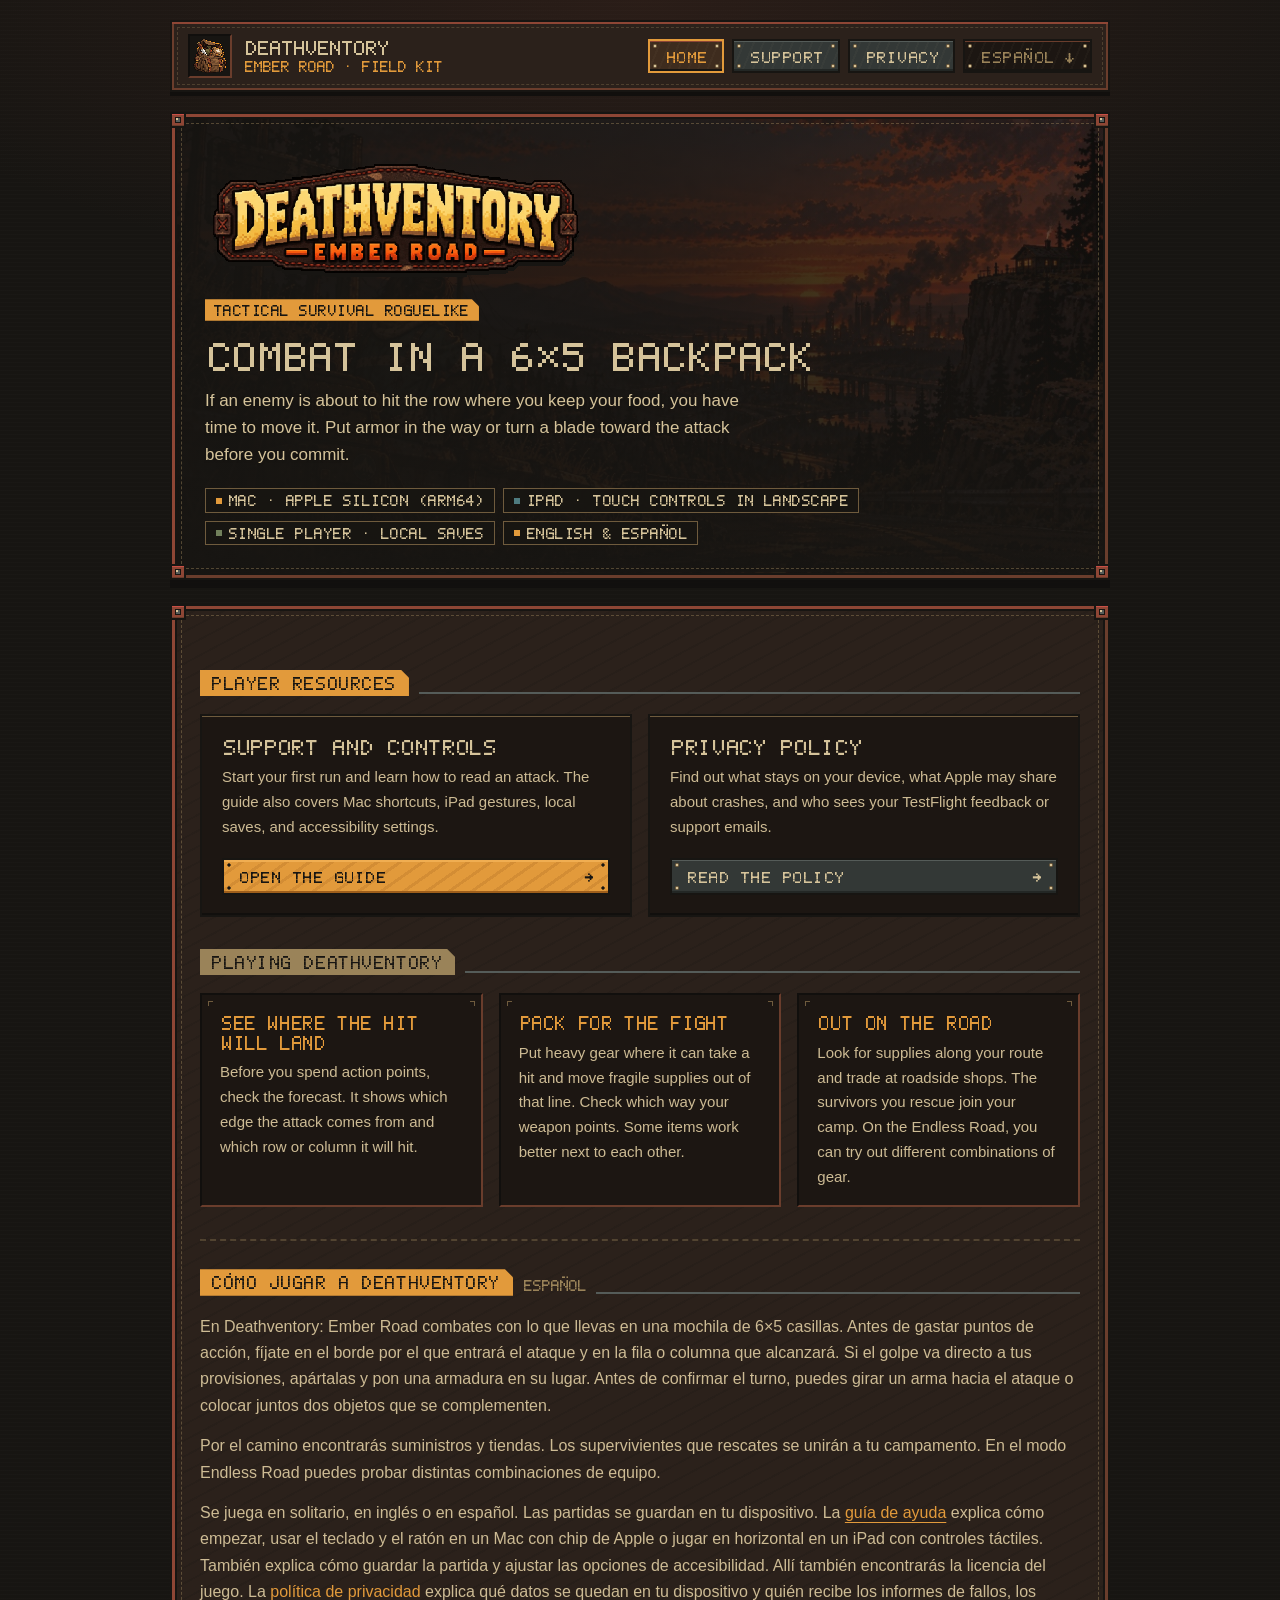
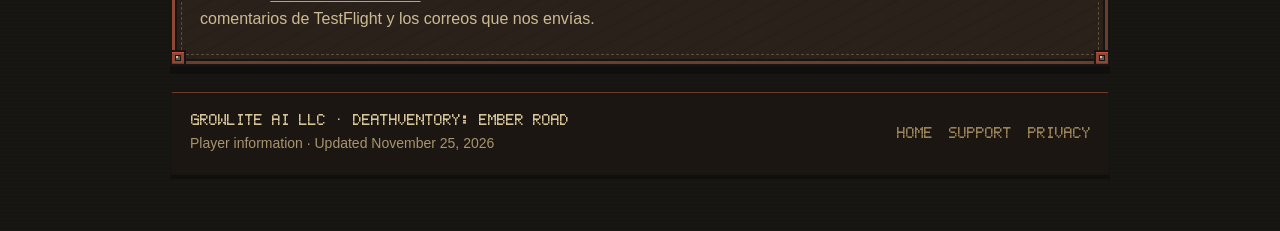
<file: index.html>
<!doctype html>
<html lang="en">
<head>
  <meta charset="utf-8">
  <meta name="viewport" content="width=device-width,initial-scale=1">
  <meta name="robots" content="noindex,nofollow">
  <meta name="description" content="How to play Deathventory: Ember Road, get help on Mac or iPad, and find out what happens to your game data.">
  <meta name="theme-color" content="#171512">
  <title>Deathventory: Ember Road · Player Field Kit</title>
  <link rel="icon" type="image/png" href="./assets/favicon.png">
  <link rel="stylesheet" href="./styles.css">
</head>
<body>
  <div class="shell">
    <header class="topbar">
      <a class="brand" href="./">
        <span class="brand-icon-slot">
          <img class="pixel-art" src="./assets/app-icon.png" width="36" height="36" alt="">
        </span>
        <span class="brand-copy">
          <span class="brand-title">Deathventory</span>
          <span class="brand-sub">Ember Road · Field Kit</span>
        </span>
      </a>
      <nav class="site-nav" aria-label="Main navigation">
        <a class="nav-plate" href="./" aria-current="page">Home</a>
        <a class="nav-plate" href="./support/">Support</a>
        <a class="nav-plate" href="./privacy/">Privacy</a>
        <a class="nav-plate nav-lang" href="#es">Español ↓</a>
      </nav>
    </header>

    <main>
      <section class="leather-panel hero-panel" aria-labelledby="hero-heading">
        <span class="corner-guards" aria-hidden="true"></span>
        <span class="guard-bl" aria-hidden="true"></span>
        <span class="guard-br" aria-hidden="true"></span>
        <div class="hero-art">
          <img class="hero-logo pixel-art" src="./assets/title-logo.png" width="520" height="176" alt="Deathventory: Ember Road">
          <p class="eyebrow">Tactical survival roguelike</p>
          <h1 id="hero-heading">Combat in a 6×5 backpack</h1>
          <p class="hero-lead">
            If an enemy is about to hit the row where you keep your food, you have time to move it. Put armor in the way or turn a blade toward the attack before you commit.
          </p>
          <div class="chip-row" aria-label="Edition details">
            <span class="status-chip"><span class="dot" aria-hidden="true"></span>Mac · Apple silicon (arm64)</span>
            <span class="status-chip teal"><span class="dot" aria-hidden="true"></span>iPad · Touch controls in landscape</span>
            <span class="status-chip sage"><span class="dot" aria-hidden="true"></span>Single player · Local saves</span>
            <span class="status-chip"><span class="dot" aria-hidden="true"></span>English &amp; Español</span>
          </div>
        </div>
      </section>

      <section class="leather-panel" aria-labelledby="hub-heading">
        <span class="corner-guards" aria-hidden="true"></span>
        <span class="guard-bl" aria-hidden="true"></span>
        <span class="guard-br" aria-hidden="true"></span>

        <div class="section-bar">
          <h2 class="section-tab ember" id="hub-heading">Player resources</h2>
          <span class="section-rule" aria-hidden="true"></span>
        </div>

        <div class="pack-grid">
          <a class="action-card" href="./support/">
            <div>
              <h3>Support and controls</h3>
              <p>
                Start your first run and learn how to read an attack. The guide also covers Mac shortcuts, iPad gestures, local saves, and accessibility settings.
              </p>
            </div>
            <span class="cta-plate">
              <span>Open the guide</span>
              <span aria-hidden="true">→</span>
            </span>
          </a>

          <a class="action-card" href="./privacy/">
            <div>
              <h3>Privacy policy</h3>
              <p>
                Find out what stays on your device, what Apple may share about crashes, and who sees your TestFlight feedback or support emails.
              </p>
            </div>
            <span class="cta-plate secondary">
              <span>Read the policy</span>
              <span aria-hidden="true">→</span>
            </span>
          </a>
        </div>

        <div class="section-bar">
          <h2 class="section-tab">Playing Deathventory</h2>
          <span class="section-rule" aria-hidden="true"></span>
        </div>

        <div class="pack-grid cols-3">
          <div class="pack-cell">
            <h3>See where the hit will land</h3>
            <p>
              Before you spend action points, check the forecast. It shows which edge the attack comes from and which row or column it will hit.
            </p>
          </div>
          <div class="pack-cell">
            <h3>Pack for the fight</h3>
            <p>
              Put heavy gear where it can take a hit and move fragile supplies out of that line. Check which way your weapon points. Some items work better next to each other.
            </p>
          </div>
          <div class="pack-cell">
            <h3>Out on the road</h3>
            <p>
              Look for supplies along your route and trade at roadside shops. The survivors you rescue join your camp. On the Endless Road, you can try out different combinations of gear.
            </p>
          </div>
        </div>

        <section class="es-panel" id="es" lang="es" aria-labelledby="es-home-heading">
          <div class="section-bar">
            <h2 class="section-tab ember" id="es-home-heading">Cómo jugar a Deathventory</h2>
            <span class="section-suffix">Español</span>
            <span class="section-rule" aria-hidden="true"></span>
          </div>
          <div class="prose">
            <p>
              En Deathventory: Ember Road combates con lo que llevas en una mochila de 6×5 casillas. Antes de gastar puntos de acción, fíjate en el borde por el que entrará el ataque y en la fila o columna que alcanzará. Si el golpe va directo a tus provisiones, apártalas y pon una armadura en su lugar. Antes de confirmar el turno, puedes girar un arma hacia el ataque o colocar juntos dos objetos que se complementen.
            </p>
            <p>
              Por el camino encontrarás suministros y tiendas. Los supervivientes que rescates se unirán a tu campamento. En el modo Endless Road puedes probar distintas combinaciones de equipo.
            </p>
            <p>
              Se juega en solitario, en inglés o en español. Las partidas se guardan en tu dispositivo. La <a href="./support/#es">guía de ayuda</a> explica cómo empezar, usar el teclado y el ratón en un Mac con chip de Apple o jugar en horizontal en un iPad con controles táctiles. También explica cómo guardar la partida y ajustar las opciones de accesibilidad. Allí también encontrarás la licencia del juego. La <a href="./privacy/#es">política de privacidad</a> explica qué datos se quedan en tu dispositivo y quién recibe los informes de fallos, los comentarios de TestFlight y los correos que nos envías.
            </p>
          </div>
        </section>
      </section>
    </main>

    <footer class="site-footer">
      <div>
        <p class="footer-brand">GrowLite AI LLC · Deathventory: Ember Road</p>
        <p>Player information · Updated November 25, 2026</p>
      </div>
      <nav class="footer-links" aria-label="Footer navigation">
        <a href="./">Home</a>
        <a href="./support/">Support</a>
        <a href="./privacy/">Privacy</a>
      </nav>
    </footer>
  </div>
</body>
</html>
</file>
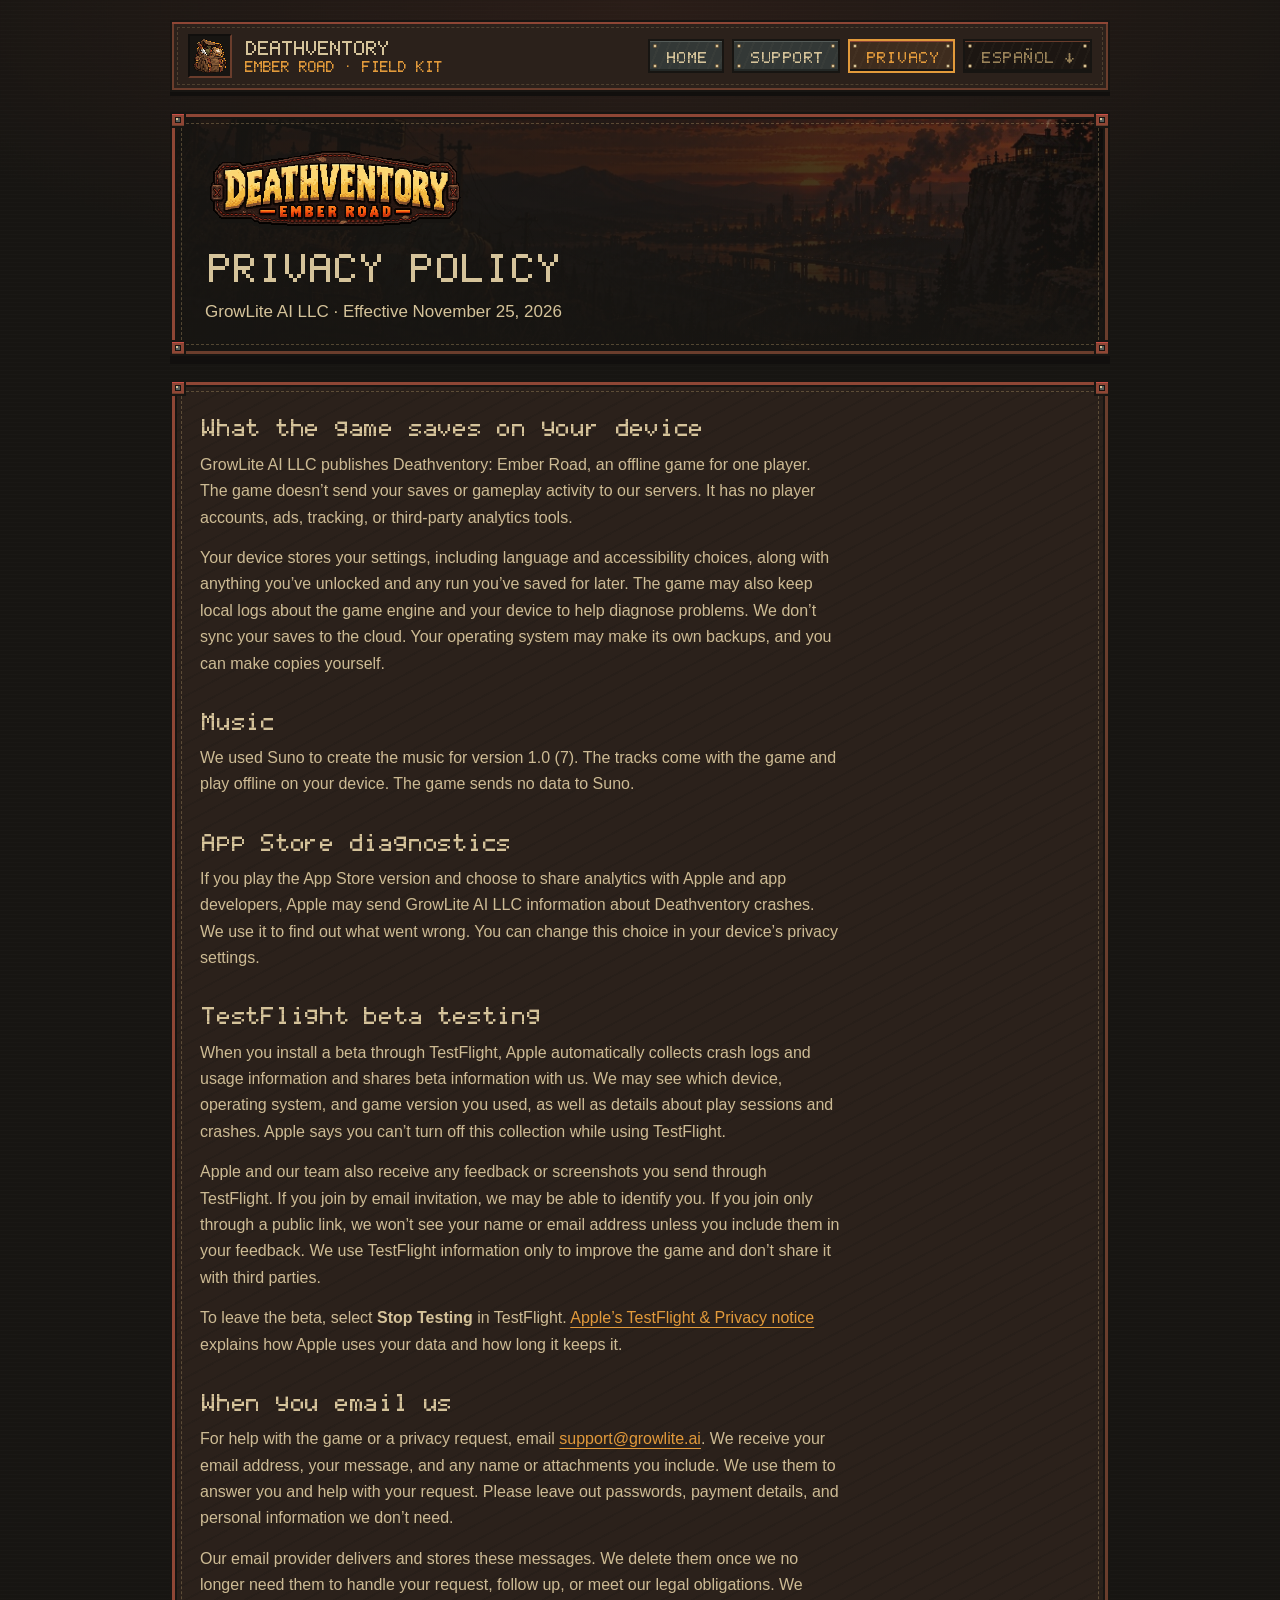
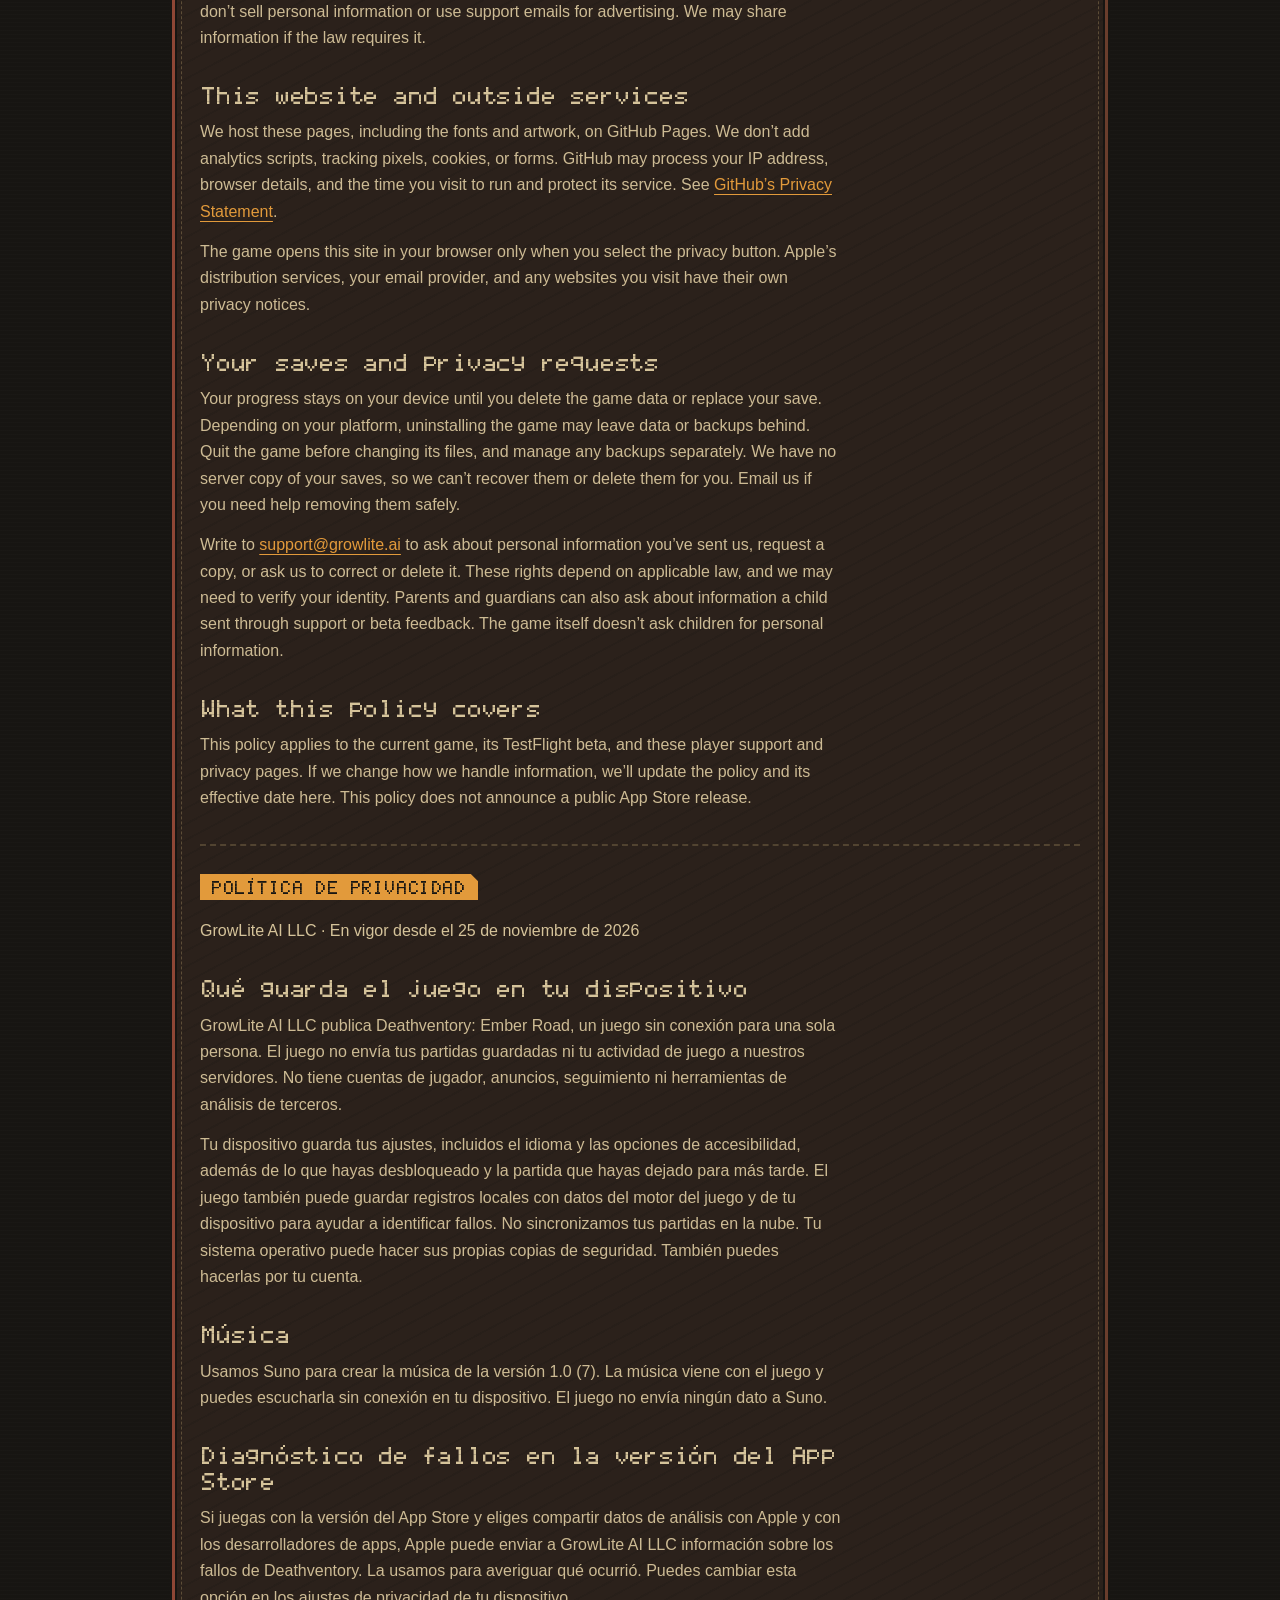
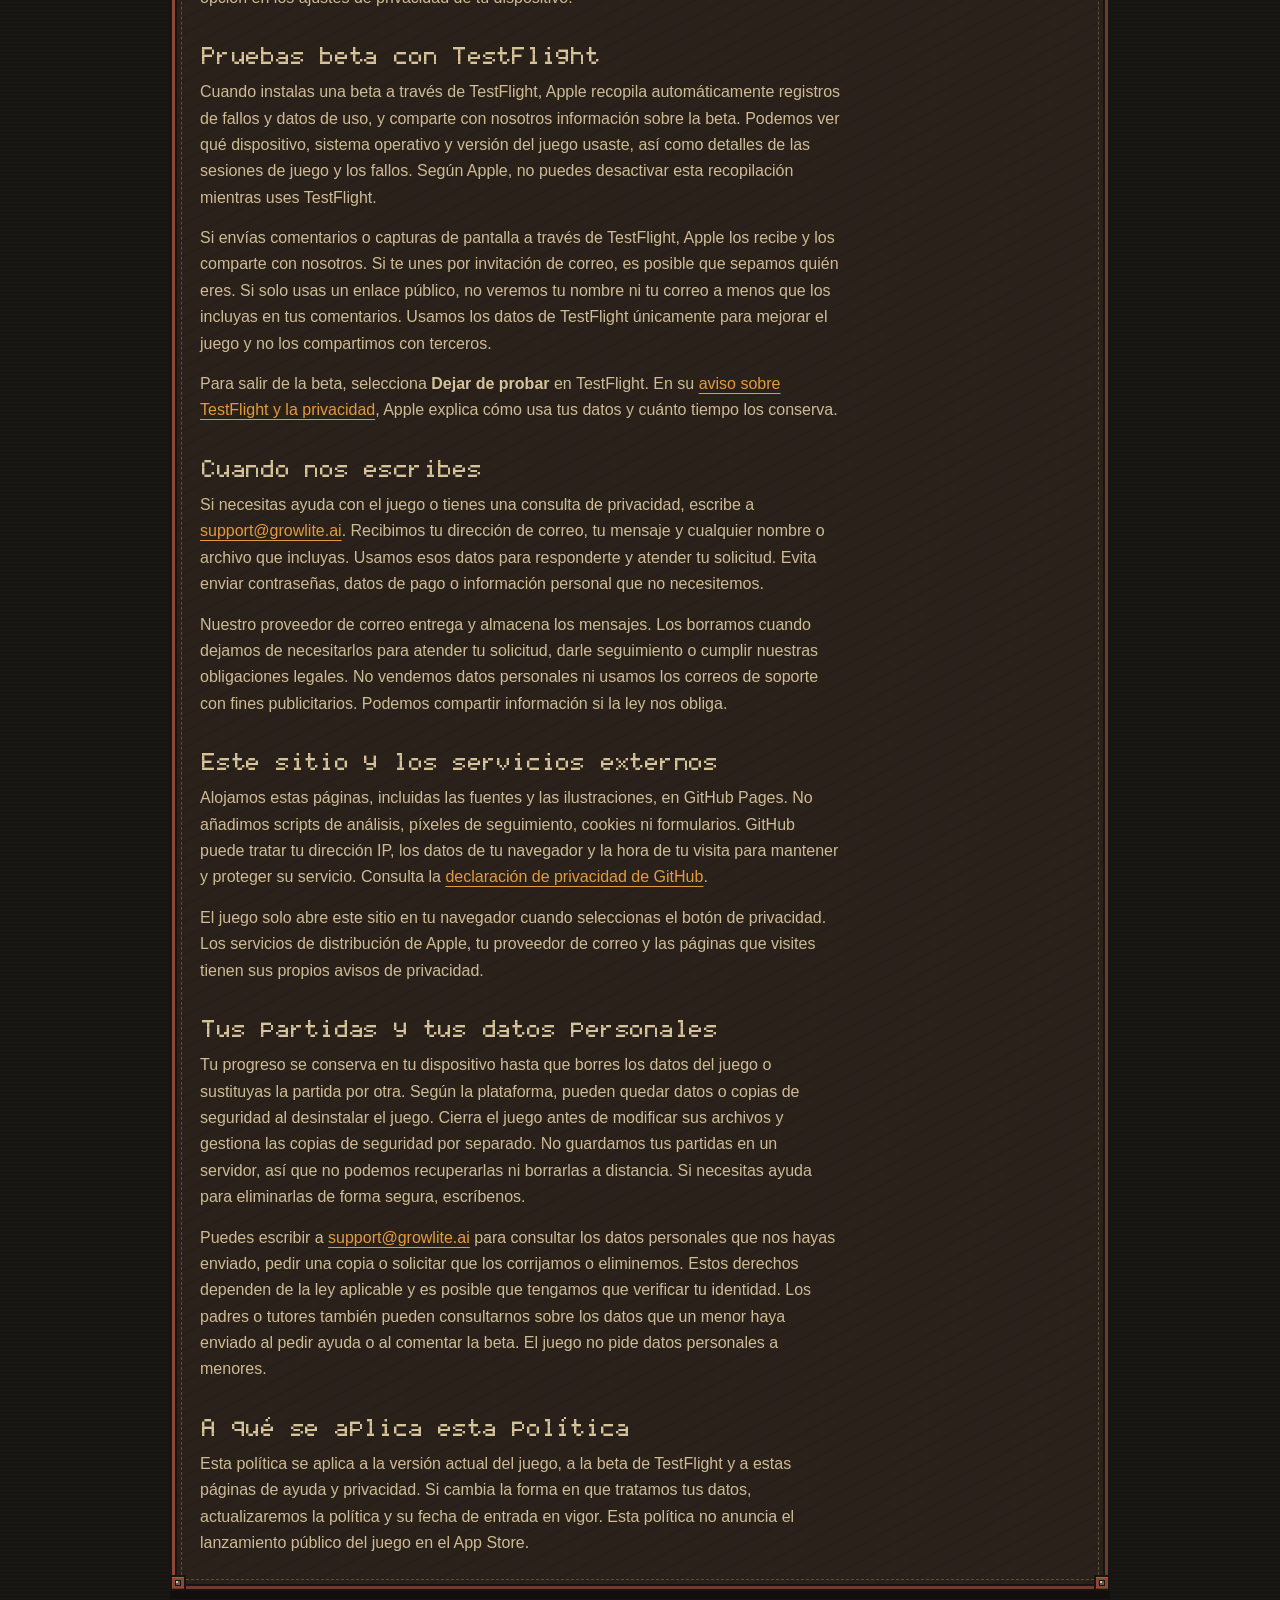
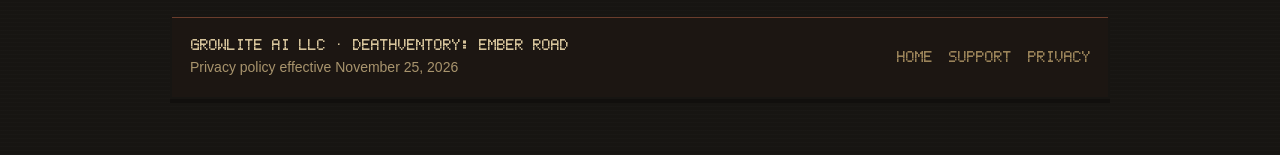
<file: privacy/index.html>
<!doctype html>
<html lang="en">
<head>
  <meta charset="utf-8">
  <meta name="viewport" content="width=device-width,initial-scale=1">
  <meta name="robots" content="noindex,nofollow">
  <meta name="description" content="How Deathventory: Ember Road handles local saves, support requests, TestFlight beta information, and this website.">
  <meta name="theme-color" content="#171512">
  <title>Privacy Policy · Deathventory: Ember Road</title>
  <link rel="icon" type="image/png" href="../assets/favicon.png">
  <link rel="stylesheet" href="../styles.css">
</head>
<body>
  <div class="shell">
    <header class="topbar">
      <a class="brand" href="../">
        <span class="brand-icon-slot">
          <img class="pixel-art" src="../assets/app-icon.png" width="36" height="36" alt="">
        </span>
        <span class="brand-copy">
          <span class="brand-title">Deathventory</span>
          <span class="brand-sub">Ember Road · Field Kit</span>
        </span>
      </a>
      <nav class="site-nav" aria-label="Main navigation">
        <a class="nav-plate" href="../">Home</a>
        <a class="nav-plate" href="../support/">Support</a>
        <a class="nav-plate" href="../privacy/" aria-current="page">Privacy</a>
        <a class="nav-plate nav-lang" href="#es">Español ↓</a>
      </nav>
    </header>

    <main>
      <section class="leather-panel hero-panel" aria-labelledby="privacy-heading">
        <span class="corner-guards" aria-hidden="true"></span><span class="guard-bl" aria-hidden="true"></span><span class="guard-br" aria-hidden="true"></span>
        <div class="hero-art hero-compact">
          <img class="hero-logo pixel-art" src="../assets/title-logo.png" width="520" height="176" alt="Deathventory: Ember Road">
          <h1 id="privacy-heading">Privacy policy</h1>
          <p class="hero-lead">GrowLite AI LLC · Effective November 25, 2026</p>
        </div>
      </section>
      <section class="leather-panel" aria-label="English privacy policy">
        <span class="corner-guards" aria-hidden="true"></span><span class="guard-bl" aria-hidden="true"></span><span class="guard-br" aria-hidden="true"></span>
        <div class="prose policy-copy">
          <h2 id="policy-en-0">What the game saves on your device</h2>
          <p>GrowLite AI LLC publishes Deathventory: Ember Road, an offline game for one player. The game doesn’t send your saves or gameplay activity to our servers. It has no player accounts, ads, tracking, or third-party analytics tools.</p>
          <p>Your device stores your settings, including language and accessibility choices, along with anything you’ve unlocked and any run you’ve saved for later. The game may also keep local logs about the game engine and your device to help diagnose problems. We don’t sync your saves to the cloud. Your operating system may make its own backups, and you can make copies yourself.</p>
          <h2 id="soundtrack">Music</h2>
          <p>We used Suno to create the music for version 1.0 (7). The tracks come with the game and play offline on your device. The game sends no data to Suno.</p>
          <h2 id="app-store-diagnostics">App Store diagnostics</h2>
          <p>If you play the App Store version and choose to share analytics with Apple and app developers, Apple may send GrowLite AI LLC information about Deathventory crashes. We use it to find out what went wrong. You can change this choice in your device’s privacy settings.</p>
          <h2 id="policy-en-1">TestFlight beta testing</h2>
          <p>When you install a beta through TestFlight, Apple automatically collects crash logs and usage information and shares beta information with us. We may see which device, operating system, and game version you used, as well as details about play sessions and crashes. Apple says you can’t turn off this collection while using TestFlight.</p>
          <p>Apple and our team also receive any feedback or screenshots you send through TestFlight. If you join by email invitation, we may be able to identify you. If you join only through a public link, we won’t see your name or email address unless you include them in your feedback. We use TestFlight information only to improve the game and don’t share it with third parties.</p>
          <p>To leave the beta, select <strong>Stop Testing</strong> in TestFlight. <a href="https://www.apple.com/legal/privacy/data/en/test-flight/">Apple’s TestFlight &amp; Privacy notice</a> explains how Apple uses your data and how long it keeps it.</p>
          <h2 id="policy-en-2">When you email us</h2>
          <p>For help with the game or a privacy request, email <a href="mailto:support@growlite.ai">support@growlite.ai</a>. We receive your email address, your message, and any name or attachments you include. We use them to answer you and help with your request. Please leave out passwords, payment details, and personal information we don’t need.</p>
          <p>Our email provider delivers and stores these messages. We delete them once we no longer need them to handle your request, follow up, or meet our legal obligations. We don’t sell personal information or use support emails for advertising. We may share information if the law requires it.</p>
          <h2 id="policy-en-3">This website and outside services</h2>
          <p>We host these pages, including the fonts and artwork, on GitHub Pages. We don’t add analytics scripts, tracking pixels, cookies, or forms. GitHub may process your IP address, browser details, and the time you visit to run and protect its service. See <a href="https://docs.github.com/en/site-policy/privacy-policies/github-general-privacy-statement">GitHub’s Privacy Statement</a>.</p>
          <p>The game opens this site in your browser only when you select the privacy button. Apple’s distribution services, your email provider, and any websites you visit have their own privacy notices.</p>
          <h2 id="policy-en-4">Your saves and privacy requests</h2>
          <p>Your progress stays on your device until you delete the game data or replace your save. Depending on your platform, uninstalling the game may leave data or backups behind. Quit the game before changing its files, and manage any backups separately. We have no server copy of your saves, so we can’t recover them or delete them for you. Email us if you need help removing them safely.</p>
          <p>Write to <a href="mailto:support@growlite.ai">support@growlite.ai</a> to ask about personal information you’ve sent us, request a copy, or ask us to correct or delete it. These rights depend on applicable law, and we may need to verify your identity. Parents and guardians can also ask about information a child sent through support or beta feedback. The game itself doesn’t ask children for personal information.</p>
          <h2 id="policy-en-5">What this policy covers</h2>
          <p>This policy applies to the current game, its TestFlight beta, and these player support and privacy pages. If we change how we handle information, we’ll update the policy and its effective date here. This policy does not announce a public App Store release.</p>
        </div>
        <section class="es-panel" id="es" lang="es" aria-labelledby="es-privacy-heading">
          <h2 class="section-tab ember" id="es-privacy-heading">Política de privacidad</h2>
          <p>GrowLite AI LLC · En vigor desde el 25 de noviembre de 2026</p>
          <div class="prose policy-copy">
            <h3>Qué guarda el juego en tu dispositivo</h3>
            <p>GrowLite AI LLC publica Deathventory: Ember Road, un juego sin conexión para una sola persona. El juego no envía tus partidas guardadas ni tu actividad de juego a nuestros servidores. No tiene cuentas de jugador, anuncios, seguimiento ni herramientas de análisis de terceros.</p>
            <p>Tu dispositivo guarda tus ajustes, incluidos el idioma y las opciones de accesibilidad, además de lo que hayas desbloqueado y la partida que hayas dejado para más tarde. El juego también puede guardar registros locales con datos del motor del juego y de tu dispositivo para ayudar a identificar fallos. No sincronizamos tus partidas en la nube. Tu sistema operativo puede hacer sus propias copias de seguridad. También puedes hacerlas por tu cuenta.</p>
            <h3>Música</h3>
            <p>Usamos Suno para crear la música de la versión 1.0 (7). La música viene con el juego y puedes escucharla sin conexión en tu dispositivo. El juego no envía ningún dato a Suno.</p>
            <h3>Diagnóstico de fallos en la versión del App Store</h3>
            <p>Si juegas con la versión del App Store y eliges compartir datos de análisis con Apple y con los desarrolladores de apps, Apple puede enviar a GrowLite AI LLC información sobre los fallos de Deathventory. La usamos para averiguar qué ocurrió. Puedes cambiar esta opción en los ajustes de privacidad de tu dispositivo.</p>
            <h3>Pruebas beta con TestFlight</h3>
            <p>Cuando instalas una beta a través de TestFlight, Apple recopila automáticamente registros de fallos y datos de uso, y comparte con nosotros información sobre la beta. Podemos ver qué dispositivo, sistema operativo y versión del juego usaste, así como detalles de las sesiones de juego y los fallos. Según Apple, no puedes desactivar esta recopilación mientras uses TestFlight.</p>
            <p>Si envías comentarios o capturas de pantalla a través de TestFlight, Apple los recibe y los comparte con nosotros. Si te unes por invitación de correo, es posible que sepamos quién eres. Si solo usas un enlace público, no veremos tu nombre ni tu correo a menos que los incluyas en tus comentarios. Usamos los datos de TestFlight únicamente para mejorar el juego y no los compartimos con terceros.</p>
            <p>Para salir de la beta, selecciona <strong>Dejar de probar</strong> en TestFlight. En su <a href="https://www.apple.com/legal/privacy/data/es/test-flight/">aviso sobre TestFlight y la privacidad</a>, Apple explica cómo usa tus datos y cuánto tiempo los conserva.</p>
            <h3>Cuando nos escribes</h3>
            <p>Si necesitas ayuda con el juego o tienes una consulta de privacidad, escribe a <a href="mailto:support@growlite.ai">support@growlite.ai</a>. Recibimos tu dirección de correo, tu mensaje y cualquier nombre o archivo que incluyas. Usamos esos datos para responderte y atender tu solicitud. Evita enviar contraseñas, datos de pago o información personal que no necesitemos.</p>
            <p>Nuestro proveedor de correo entrega y almacena los mensajes. Los borramos cuando dejamos de necesitarlos para atender tu solicitud, darle seguimiento o cumplir nuestras obligaciones legales. No vendemos datos personales ni usamos los correos de soporte con fines publicitarios. Podemos compartir información si la ley nos obliga.</p>
            <h3>Este sitio y los servicios externos</h3>
            <p>Alojamos estas páginas, incluidas las fuentes y las ilustraciones, en GitHub Pages. No añadimos scripts de análisis, píxeles de seguimiento, cookies ni formularios. GitHub puede tratar tu dirección IP, los datos de tu navegador y la hora de tu visita para mantener y proteger su servicio. Consulta la <a href="https://docs.github.com/en/site-policy/privacy-policies/github-general-privacy-statement">declaración de privacidad de GitHub</a>.</p>
            <p>El juego solo abre este sitio en tu navegador cuando seleccionas el botón de privacidad. Los servicios de distribución de Apple, tu proveedor de correo y las páginas que visites tienen sus propios avisos de privacidad.</p>
            <h3>Tus partidas y tus datos personales</h3>
            <p>Tu progreso se conserva en tu dispositivo hasta que borres los datos del juego o sustituyas la partida por otra. Según la plataforma, pueden quedar datos o copias de seguridad al desinstalar el juego. Cierra el juego antes de modificar sus archivos y gestiona las copias de seguridad por separado. No guardamos tus partidas en un servidor, así que no podemos recuperarlas ni borrarlas a distancia. Si necesitas ayuda para eliminarlas de forma segura, escríbenos.</p>
            <p>Puedes escribir a <a href="mailto:support@growlite.ai">support@growlite.ai</a> para consultar los datos personales que nos hayas enviado, pedir una copia o solicitar que los corrijamos o eliminemos. Estos derechos dependen de la ley aplicable y es posible que tengamos que verificar tu identidad. Los padres o tutores también pueden consultarnos sobre los datos que un menor haya enviado al pedir ayuda o al comentar la beta. El juego no pide datos personales a menores.</p>
            <h3>A qué se aplica esta política</h3>
            <p>Esta política se aplica a la versión actual del juego, a la beta de TestFlight y a estas páginas de ayuda y privacidad. Si cambia la forma en que tratamos tus datos, actualizaremos la política y su fecha de entrada en vigor. Esta política no anuncia el lanzamiento público del juego en el App Store.</p>
          </div>
        </section>
      </section>
    </main>

    <footer class="site-footer">
      <div>
        <p class="footer-brand">GrowLite AI LLC · Deathventory: Ember Road</p>
        <p>Privacy policy effective November 25, 2026</p>
      </div>
      <nav class="footer-links" aria-label="Footer navigation">
        <a href="../">Home</a>
        <a href="../support/">Support</a>
        <a href="../privacy/">Privacy</a>
      </nav>
    </footer>
  </div>
</body>
</html>
</file>
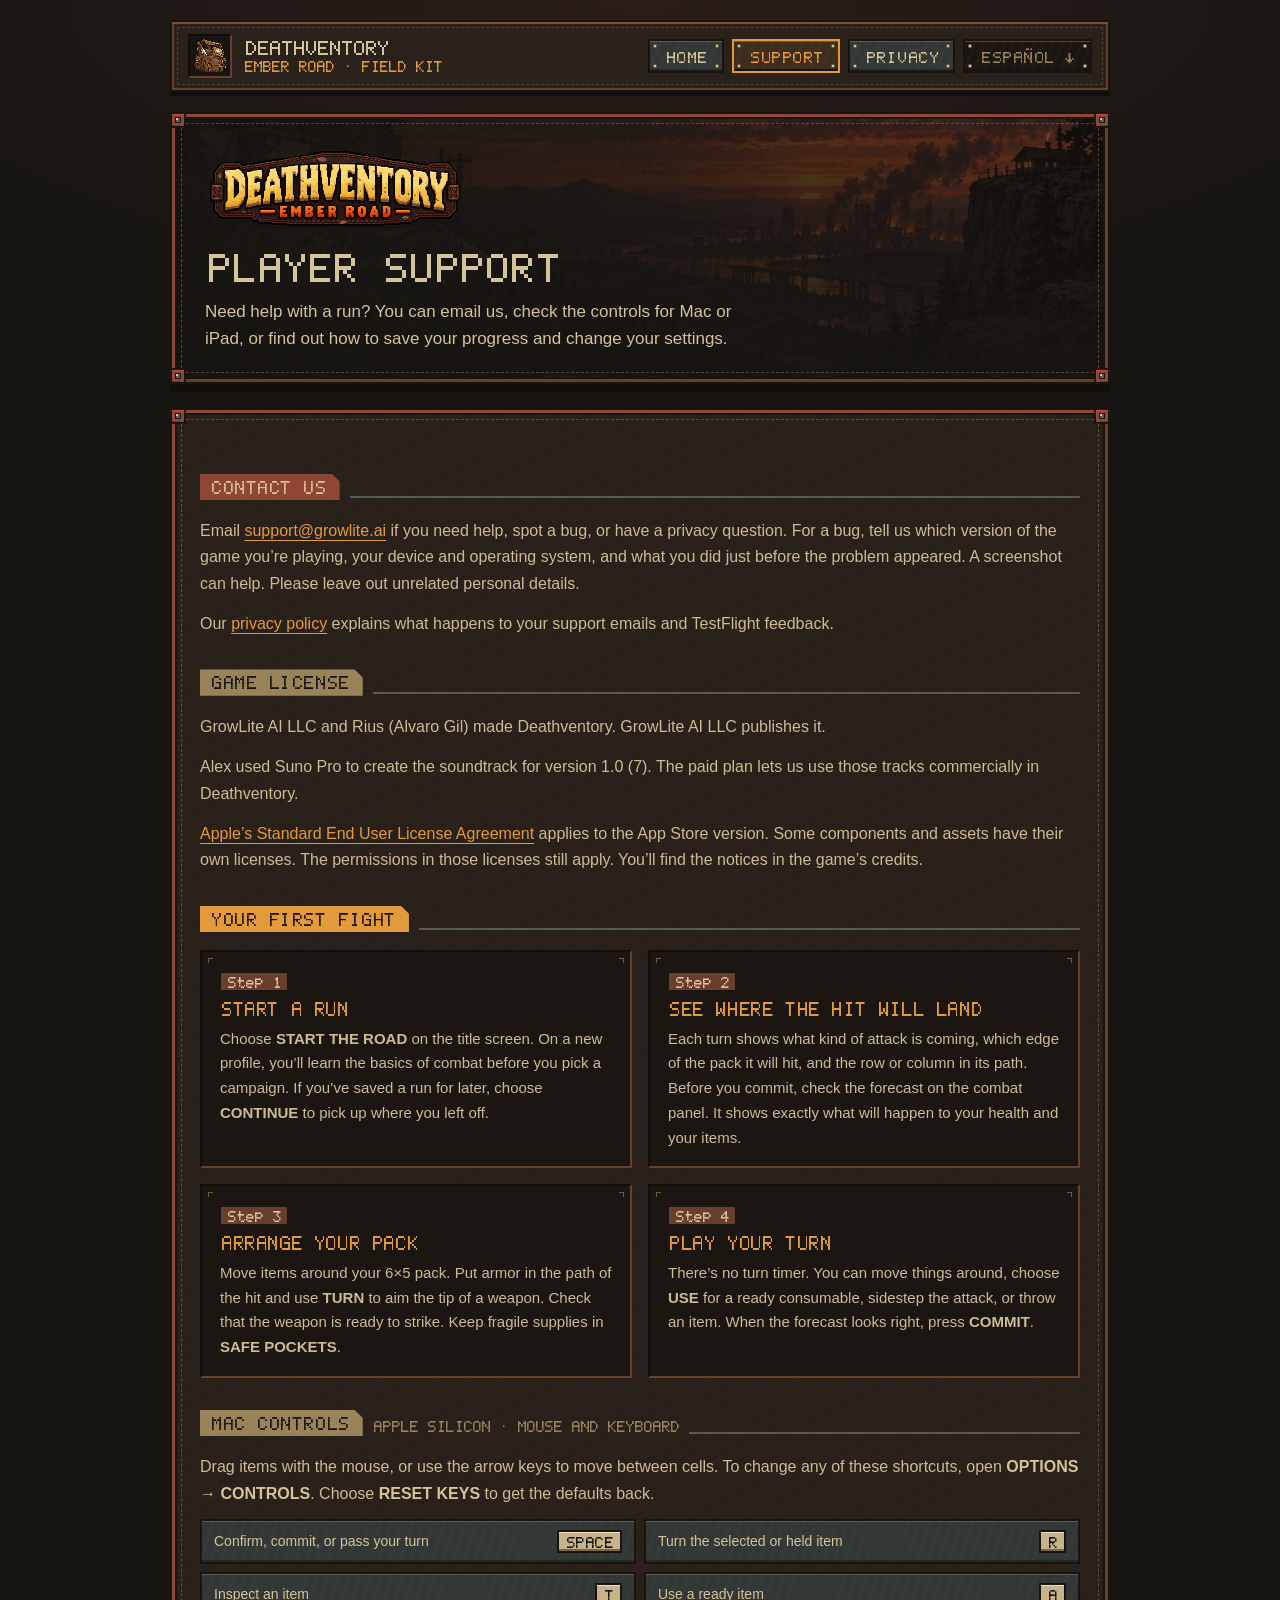
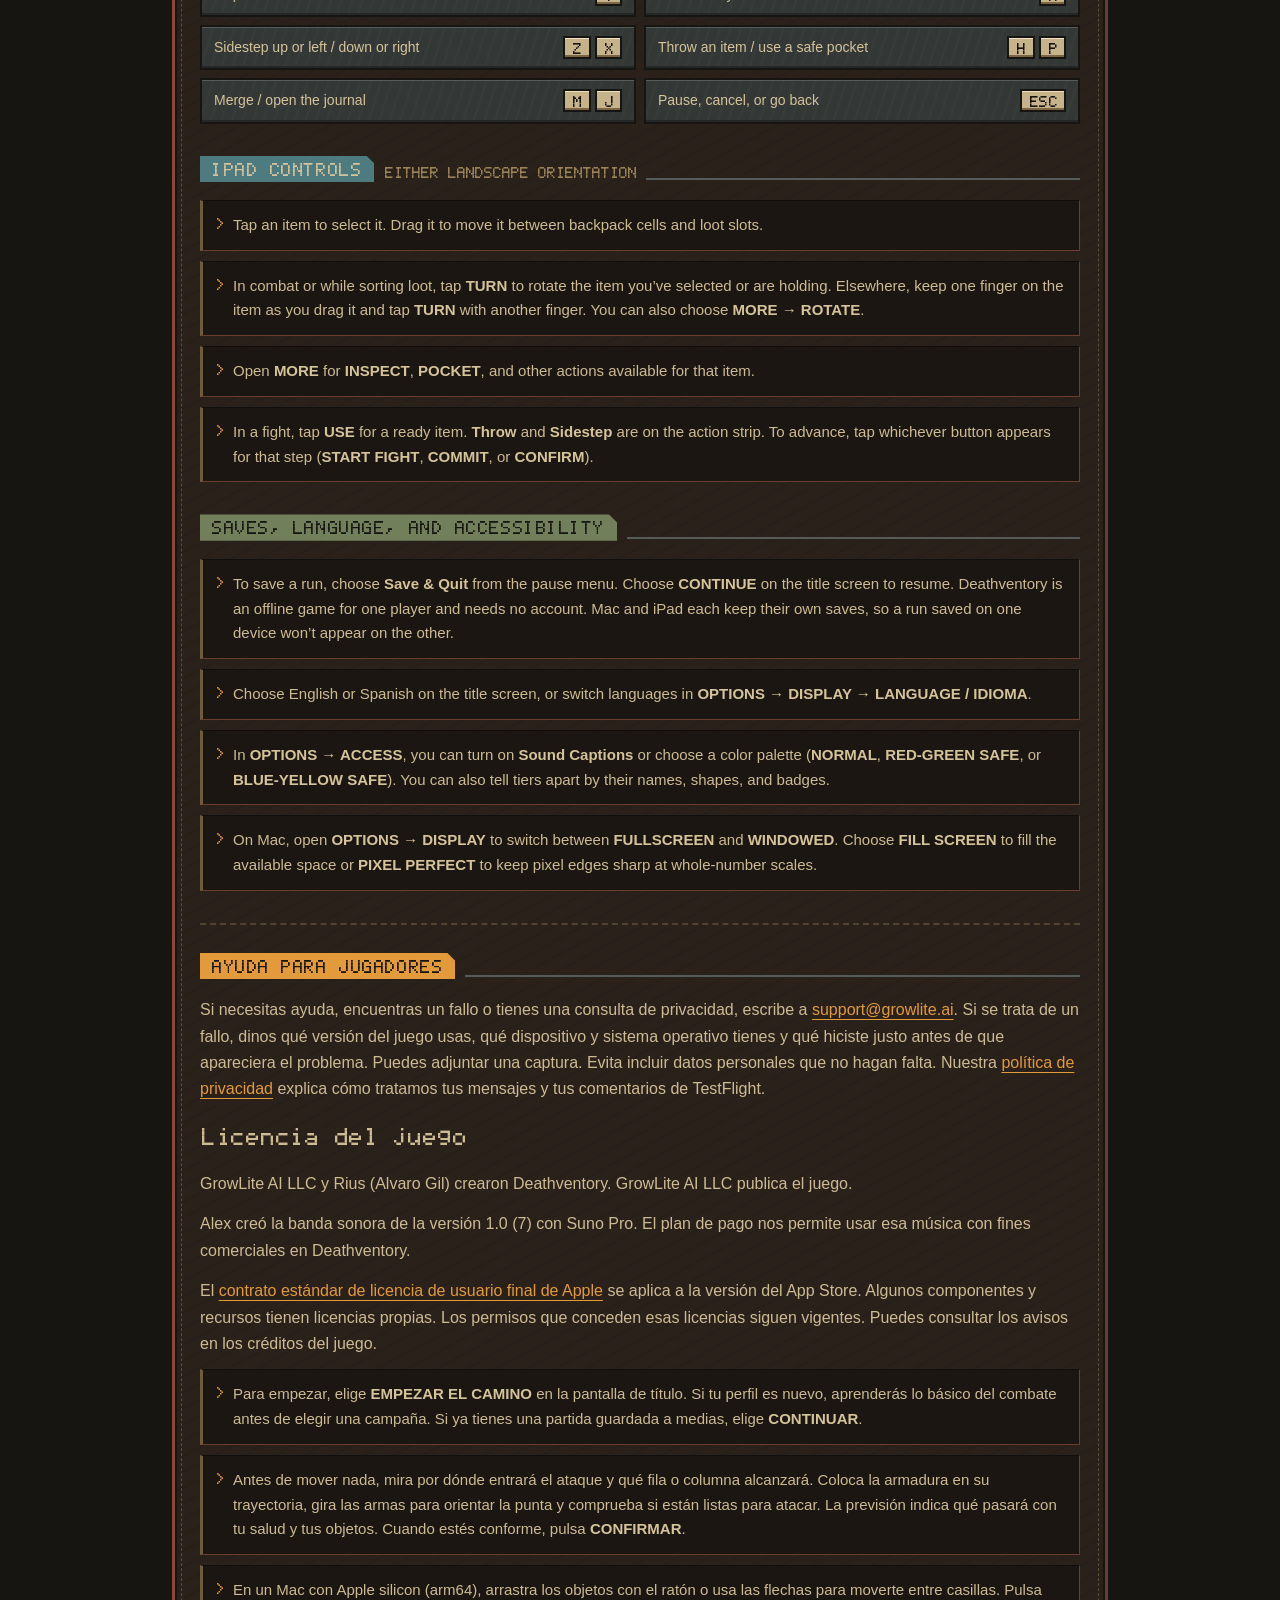
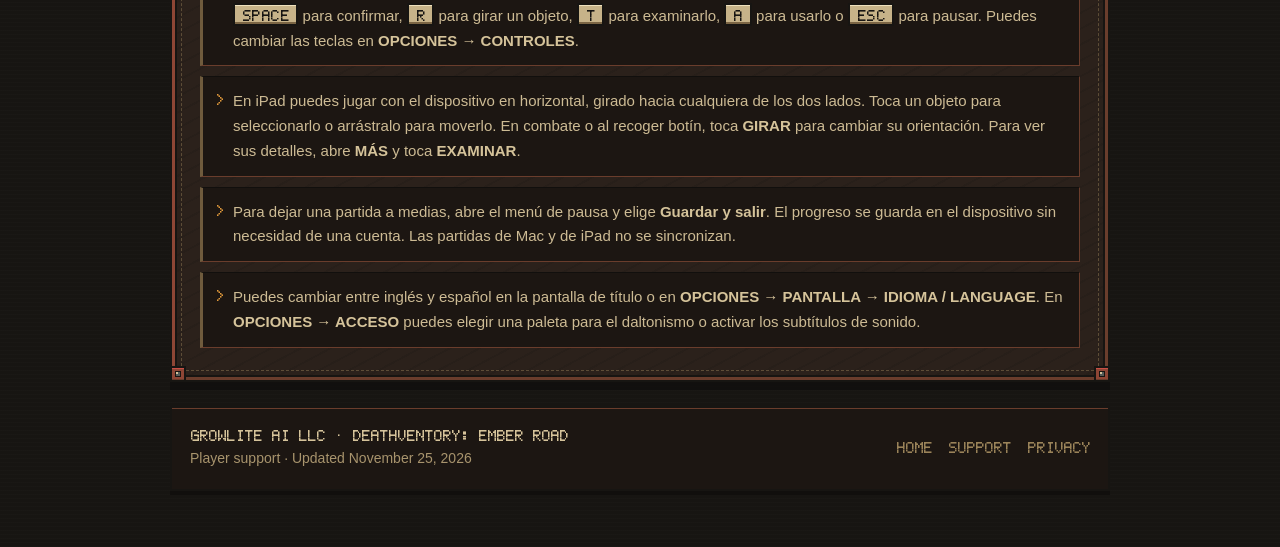
<file: support/index.html>
<!doctype html>
<html lang="en">
<head>
  <meta charset="utf-8">
  <meta name="viewport" content="width=device-width,initial-scale=1">
  <meta name="robots" content="noindex,nofollow">
  <meta name="description" content="Player support, controls reference, and saved-game guide for Deathventory: Ember Road.">
  <meta name="theme-color" content="#171512">
  <title>Player Support · Deathventory: Ember Road</title>
  <link rel="icon" type="image/png" href="../assets/favicon.png">
  <link rel="stylesheet" href="../styles.css">
</head>
<body>
  <div class="shell">
    <header class="topbar">
      <a class="brand" href="../">
        <span class="brand-icon-slot">
          <img class="pixel-art" src="../assets/app-icon.png" width="36" height="36" alt="">
        </span>
        <span class="brand-copy">
          <span class="brand-title">Deathventory</span>
          <span class="brand-sub">Ember Road · Field Kit</span>
        </span>
      </a>
      <nav class="site-nav" aria-label="Main navigation">
        <a class="nav-plate" href="../">Home</a>
        <a class="nav-plate" href="../support/" aria-current="page">Support</a>
        <a class="nav-plate" href="../privacy/">Privacy</a>
        <a class="nav-plate nav-lang" href="#es">Español ↓</a>
      </nav>
    </header>

    <main>
      <section class="leather-panel hero-panel" aria-labelledby="support-heading">
        <span class="corner-guards" aria-hidden="true"></span>
        <span class="guard-bl" aria-hidden="true"></span>
        <span class="guard-br" aria-hidden="true"></span>
        <div class="hero-art hero-compact">
          <img class="hero-logo pixel-art" src="../assets/title-logo.png" width="520" height="176" alt="Deathventory: Ember Road">
          <h1 id="support-heading">Player support</h1>
          <p class="hero-lead">
            Need help with a run? You can email us, check the controls for Mac or iPad, or find out how to save your progress and change your settings.
          </p>
        </div>
      </section>

      <section class="leather-panel" aria-labelledby="contact-heading">
        <span class="corner-guards" aria-hidden="true"></span>
        <span class="guard-bl" aria-hidden="true"></span>
        <span class="guard-br" aria-hidden="true"></span>

        <div class="section-bar">
          <h2 class="section-tab oxblood" id="contact-heading">Contact us</h2>
          <span class="section-rule" aria-hidden="true"></span>
        </div>

        <div class="prose">
          <p>Email <a href="mailto:support@growlite.ai">support@growlite.ai</a> if you need help, spot a bug, or have a privacy question. For a bug, tell us which version of the game you’re playing, your device and operating system, and what you did just before the problem appeared. A screenshot can help. Please leave out unrelated personal details.</p>
          <p>Our <a href="../privacy/">privacy policy</a> explains what happens to your support emails and TestFlight feedback.</p>
        </div>

        <div class="section-bar">
          <h2 id="license" class="section-tab">Game license</h2>
          <span class="section-rule" aria-hidden="true"></span>
        </div>
        <div class="prose">
          <p>GrowLite AI LLC and Rius (Alvaro Gil) made Deathventory. GrowLite AI LLC publishes it.</p>
          <p>Alex used Suno Pro to create the soundtrack for version 1.0 (7). The paid plan lets us use those tracks commercially in Deathventory.</p>
          <p><a href="https://www.apple.com/legal/internet-services/itunes/dev/stdeula/">Apple’s Standard End User License Agreement</a> applies to the App Store version. Some components and assets have their own licenses. The permissions in those licenses still apply. You’ll find the notices in the game’s credits.</p>
        </div>

        <div class="section-bar">
          <h2 class="section-tab ember">Your first fight</h2>
          <span class="section-rule" aria-hidden="true"></span>
        </div>

        <div class="pack-grid">
          <div class="pack-cell">
            <span class="cell-step">Step 1</span>
            <h3>Start a run</h3>
            <p>
              Choose <strong>START THE ROAD</strong> on the title screen. On a new profile, you’ll learn the basics of combat before you pick a campaign. If you’ve saved a run for later, choose <strong>CONTINUE</strong> to pick up where you left off.
            </p>
          </div>
          <div class="pack-cell">
            <span class="cell-step">Step 2</span>
            <h3>See where the hit will land</h3>
            <p>
              Each turn shows what kind of attack is coming, which edge of the pack it will hit, and the row or column in its path. Before you commit, check the forecast on the combat panel. It shows exactly what will happen to your health and your items.
            </p>
          </div>
          <div class="pack-cell">
            <span class="cell-step">Step 3</span>
            <h3>Arrange your pack</h3>
            <p>
              Move items around your 6×5 pack. Put armor in the path of the hit and use <strong>TURN</strong> to aim the tip of a weapon. Check that the weapon is ready to strike. Keep fragile supplies in <strong>SAFE POCKETS</strong>.
            </p>
          </div>
          <div class="pack-cell">
            <span class="cell-step">Step 4</span>
            <h3>Play your turn</h3>
            <p>
              There’s no turn timer. You can move things around, choose <strong>USE</strong> for a ready consumable, sidestep the attack, or throw an item. When the forecast looks right, press <strong>COMMIT</strong>.
            </p>
          </div>
        </div>

        <div class="section-bar">
          <h2 class="section-tab">Mac controls</h2>
          <span class="section-suffix">Apple silicon · Mouse and keyboard</span>
          <span class="section-rule" aria-hidden="true"></span>
        </div>

        <div class="prose">
          <p>
            Drag items with the mouse, or use the arrow keys to move between cells. To change any of these shortcuts, open <strong>OPTIONS → CONTROLS</strong>. Choose <strong>RESET KEYS</strong> to get the defaults back.
          </p>
        </div>

        <div class="keybind-grid" role="list" aria-label="Default Mac keyboard shortcuts">
          <div class="keybind-row" role="listitem">
            <span class="keybind-label">Confirm, commit, or pass your turn</span>
            <span class="keycap-group"><kbd class="keycap">SPACE</kbd></span>
          </div>
          <div class="keybind-row" role="listitem">
            <span class="keybind-label">Turn the selected or held item</span>
            <span class="keycap-group"><kbd class="keycap">R</kbd></span>
          </div>
          <div class="keybind-row" role="listitem">
            <span class="keybind-label">Inspect an item</span>
            <span class="keycap-group"><kbd class="keycap">T</kbd></span>
          </div>
          <div class="keybind-row" role="listitem">
            <span class="keybind-label">Use a ready item</span>
            <span class="keycap-group"><kbd class="keycap">A</kbd></span>
          </div>
          <div class="keybind-row" role="listitem">
            <span class="keybind-label">Sidestep up or left / down or right</span>
            <span class="keycap-group"><kbd class="keycap">Z</kbd><kbd class="keycap">X</kbd></span>
          </div>
          <div class="keybind-row" role="listitem">
            <span class="keybind-label">Throw an item / use a safe pocket</span>
            <span class="keycap-group"><kbd class="keycap">H</kbd><kbd class="keycap">P</kbd></span>
          </div>
          <div class="keybind-row" role="listitem">
            <span class="keybind-label">Merge / open the journal</span>
            <span class="keycap-group"><kbd class="keycap">M</kbd><kbd class="keycap">J</kbd></span>
          </div>
          <div class="keybind-row" role="listitem">
            <span class="keybind-label">Pause, cancel, or go back</span>
            <span class="keycap-group"><kbd class="keycap">ESC</kbd></span>
          </div>
        </div>

        <div class="section-bar">
          <h2 class="section-tab teal">iPad controls</h2>
          <span class="section-suffix">Either landscape orientation</span>
          <span class="section-rule" aria-hidden="true"></span>
        </div>

        <ul class="field-list">
          <li>Tap an item to select it. Drag it to move it between backpack cells and loot slots.</li>
          <li>In combat or while sorting loot, tap <strong>TURN</strong> to rotate the item you’ve selected or are holding. Elsewhere, keep one finger on the item as you drag it and tap <strong>TURN</strong> with another finger. You can also choose <strong>MORE → ROTATE</strong>.</li>
          <li>Open <strong>MORE</strong> for <strong>INSPECT</strong>, <strong>POCKET</strong>, and other actions available for that item.</li>
          <li>In a fight, tap <strong>USE</strong> for a ready item. <strong>Throw</strong> and <strong>Sidestep</strong> are on the action strip. To advance, tap whichever button appears for that step (<strong>START FIGHT</strong>, <strong>COMMIT</strong>, or <strong>CONFIRM</strong>).</li>
        </ul>

        <div class="section-bar">
          <h2 class="section-tab sage">Saves, language, and accessibility</h2>
          <span class="section-rule" aria-hidden="true"></span>
        </div>

        <ul class="field-list">
          <li>To save a run, choose <strong>Save &amp; Quit</strong> from the pause menu. Choose <strong>CONTINUE</strong> on the title screen to resume. Deathventory is an offline game for one player and needs no account. Mac and iPad each keep their own saves, so a run saved on one device won’t appear on the other.</li>
          <li>Choose English or Spanish on the title screen, or switch languages in <strong>OPTIONS → DISPLAY → LANGUAGE / IDIOMA</strong>.</li>
          <li>In <strong>OPTIONS → ACCESS</strong>, you can turn on <strong>Sound Captions</strong> or choose a color palette (<strong>NORMAL</strong>, <strong>RED-GREEN SAFE</strong>, or <strong>BLUE-YELLOW SAFE</strong>). You can also tell tiers apart by their names, shapes, and badges.</li>
          <li>On Mac, open <strong>OPTIONS → DISPLAY</strong> to switch between <strong>FULLSCREEN</strong> and <strong>WINDOWED</strong>. Choose <strong>FILL SCREEN</strong> to fill the available space or <strong>PIXEL PERFECT</strong> to keep pixel edges sharp at whole-number scales.</li>
        </ul>

        <section class="es-panel" id="es" lang="es" aria-labelledby="es-support-heading">
          <div class="section-bar">
            <h2 class="section-tab ember" id="es-support-heading">Ayuda para jugadores</h2>
            <span class="section-rule" aria-hidden="true"></span>
          </div>
          <div class="prose">
            <p>
              Si necesitas ayuda, encuentras un fallo o tienes una consulta de privacidad, escribe a <a href="mailto:support@growlite.ai">support@growlite.ai</a>. Si se trata de un fallo, dinos qué versión del juego usas, qué dispositivo y sistema operativo tienes y qué hiciste justo antes de que apareciera el problema. Puedes adjuntar una captura. Evita incluir datos personales que no hagan falta. Nuestra <a href="../privacy/#es">política de privacidad</a> explica cómo tratamos tus mensajes y tus comentarios de TestFlight.
            </p>
          </div>
          <div class="prose">
            <h3 id="licencia">Licencia del juego</h3>
            <p>GrowLite AI LLC y Rius (Alvaro Gil) crearon Deathventory. GrowLite AI LLC publica el juego.</p>
          <p>Alex creó la banda sonora de la versión 1.0 (7) con Suno Pro. El plan de pago nos permite usar esa música con fines comerciales en Deathventory.</p>
            <p>El <a href="https://www.apple.com/legal/internet-services/itunes/dev/stdeula/">contrato estándar de licencia de usuario final de Apple</a> se aplica a la versión del App Store. Algunos componentes y recursos tienen licencias propias. Los permisos que conceden esas licencias siguen vigentes. Puedes consultar los avisos en los créditos del juego.</p>
          </div>
          <ul class="field-list">
            <li>Para empezar, elige <strong>EMPEZAR EL CAMINO</strong> en la pantalla de título. Si tu perfil es nuevo, aprenderás lo básico del combate antes de elegir una campaña. Si ya tienes una partida guardada a medias, elige <strong>CONTINUAR</strong>.</li>
            <li>Antes de mover nada, mira por dónde entrará el ataque y qué fila o columna alcanzará. Coloca la armadura en su trayectoria, gira las armas para orientar la punta y comprueba si están listas para atacar. La previsión indica qué pasará con tu salud y tus objetos. Cuando estés conforme, pulsa <strong>CONFIRMAR</strong>.</li>
            <li>En un Mac con Apple silicon (arm64), arrastra los objetos con el ratón o usa las flechas para moverte entre casillas. Pulsa <kbd class="keycap">SPACE</kbd> para confirmar, <kbd class="keycap">R</kbd> para girar un objeto, <kbd class="keycap">T</kbd> para examinarlo, <kbd class="keycap">A</kbd> para usarlo o <kbd class="keycap">ESC</kbd> para pausar. Puedes cambiar las teclas en <strong>OPCIONES → CONTROLES</strong>.</li>
            <li>En iPad puedes jugar con el dispositivo en horizontal, girado hacia cualquiera de los dos lados. Toca un objeto para seleccionarlo o arrástralo para moverlo. En combate o al recoger botín, toca <strong>GIRAR</strong> para cambiar su orientación. Para ver sus detalles, abre <strong>MÁS</strong> y toca <strong>EXAMINAR</strong>.</li>
            <li>Para dejar una partida a medias, abre el menú de pausa y elige <strong>Guardar y salir</strong>. El progreso se guarda en el dispositivo sin necesidad de una cuenta. Las partidas de Mac y de iPad no se sincronizan.</li>
            <li>Puedes cambiar entre inglés y español en la pantalla de título o en <strong>OPCIONES → PANTALLA → IDIOMA / LANGUAGE</strong>. En <strong>OPCIONES → ACCESO</strong> puedes elegir una paleta para el daltonismo o activar los subtítulos de sonido.</li>
          </ul>
        </section>
      </section>
    </main>

    <footer class="site-footer">
      <div>
        <p class="footer-brand">GrowLite AI LLC · Deathventory: Ember Road</p>
        <p>Player support · Updated November 25, 2026</p>
      </div>
      <nav class="footer-links" aria-label="Footer navigation">
        <a href="../">Home</a>
        <a href="../support/">Support</a>
        <a href="../privacy/">Privacy</a>
      </nav>
    </footer>
  </div>
</body>
</html>
</file>
<file: styles.css>
/* ==========================================================================
   Deathventory: Ember Road — Player Support & Policy Field Kit
   Palette & surface rules derived directly from ThemePalette & UiStyle:
   - Locked 12-role Ember Road palette, zero rounded corners, crisp pixel UI
   - Stitched leather frames with oxblood corner guards & brass rivets
   - Stencilled cut-corner field labels, recessed backpack cells & keycaps
   ========================================================================== */

@font-face {
  font-family: "Ember Road";
  src: url("./assets/ember-road.woff") format("woff"),
       url("./assets/ember-road.ttf") format("truetype");
  font-weight: 400;
  font-style: normal;
  font-display: swap;
}

:root {
  /* Locked ThemePalette 12-role family */
  --soot: #171512;
  --pitch: #2B211B;
  --waxed-canvas: #6F5B3D;
  --canvas-highlight: #9A8359;
  --leather: #6A3D2C;
  --oxblood: #8E4635;
  --bone: #D5C39A;
  --gunmetal: #555C59;
  --ember: #E29A3B;
  --medical-red: #C94F46;
  --wet-teal: #4E7B80;
  --sage: #71805B;

  /* Derived surface & reading shades within the locked material family */
  --soot-deep: #110F0D;
  --well-floor: #1C1612;
  --plate-dark: #333836;
  --plate-hover: #3F4643;
  --plate-shade: #232725;
  --bone-prose: #CDBB94;
  --bone-muted: #A8946D;
  --ember-bright: #F0AE52;
  --ember-shade: #9E5E1B;

  --font-pixel: "Ember Road", ui-monospace, "SFMono-Regular", Menlo, Consolas, monospace;
  --font-body: -apple-system, BlinkMacSystemFont, "Segoe UI", Roboto, "Helvetica Neue", Arial, sans-serif;
  --font-mono: ui-monospace, "SFMono-Regular", Menlo, Monaco, Consolas, monospace;
}

*, *::before, *::after {
  box-sizing: border-box;
  border-radius: 0;
}

html {
  color-scheme: dark;
  background-color: var(--soot);
  scroll-behavior: smooth;
}

body {
  margin: 0;
  min-height: 100vh;
  background-color: var(--soot);
  background-image:
    radial-gradient(ellipse 90% 420px at 50% 0%, rgba(142, 70, 53, 0.16), transparent 70%),
    repeating-linear-gradient(
      0deg,
      rgba(255, 255, 255, 0.012) 0px,
      rgba(255, 255, 255, 0.012) 1px,
      transparent 1px,
      transparent 4px
    );
  color: var(--bone);
  font-family: var(--font-body);
  font-size: 16px;
  line-height: 1.65;
  -webkit-font-smoothing: antialiased;
}

img.pixel-art {
  image-rendering: pixelated;
  image-rendering: crisp-edges;
}

/* Pixel display typography — never synthetic bold/italic (ThemeTypography) */
.pixel-text,
h1, h2, h3,
.eyebrow,
.nav-plate,
.section-tab,
.status-chip,
.cta-plate,
kbd.keycap {
  font-family: var(--font-pixel);
  font-weight: 400;
  font-synthesis: none;
  letter-spacing: 0.04em;
}

a {
  color: var(--ember);
  text-decoration: underline;
  text-decoration-thickness: 1px;
  text-underline-offset: 4px;
}

a:hover {
  color: var(--ember-bright);
}

a:focus-visible,
summary:focus-visible {
  outline: 2px solid var(--ember);
  outline-offset: 3px;
}

/* Layout shell */
.shell {
  max-width: 980px;
  margin: 0 auto;
  padding: 20px 20px 56px;
}

/* ==========================================================================
   Persistent Shell Topbar & Brushed Gunmetal Nav Plates
   ========================================================================== */
.topbar {
  display: flex;
  flex-wrap: wrap;
  align-items: center;
  justify-content: space-between;
  gap: 16px;
  padding: 12px 16px;
  margin-bottom: 20px;
  background-color: var(--pitch);
  border: 2px solid var(--soot);
  box-shadow:
    inset 0 2px 0 var(--oxblood),
    inset 2px 0 0 var(--leather),
    inset -2px -2px 0 var(--leather),
    0 4px 0 var(--soot-deep);
  position: relative;
}

.topbar::after {
  content: "";
  position: absolute;
  inset: 5px;
  border: 1px dashed rgba(154, 131, 89, 0.32);
  pointer-events: none;
}

.brand {
  display: inline-flex;
  align-items: center;
  gap: 12px;
  text-decoration: none;
  color: var(--bone);
  position: relative;
  z-index: 1;
}

.brand-icon-slot {
  width: 44px;
  height: 44px;
  padding: 3px;
  background-color: var(--soot);
  border-top: 2px solid var(--soot-deep);
  border-left: 2px solid var(--soot-deep);
  border-right: 2px solid var(--leather);
  border-bottom: 2px solid var(--leather);
  display: flex;
  align-items: center;
  justify-content: center;
  flex-shrink: 0;
}

.brand-icon-slot img {
  width: 36px;
  height: 36px;
  display: block;
}

.brand-copy {
  display: flex;
  flex-direction: column;
  gap: 3px;
}

.brand-title {
  font-family: var(--font-pixel);
  font-size: 16px;
  line-height: 1.1;
  color: var(--bone);
  text-transform: uppercase;
}

.brand-sub {
  font-family: var(--font-pixel);
  font-size: 12px;
  line-height: 1.1;
  color: var(--ember);
  text-transform: uppercase;
}

.brand:hover .brand-title {
  color: var(--ember-bright);
}

.site-nav {
  display: flex;
  flex-wrap: wrap;
  align-items: center;
  gap: 8px;
  position: relative;
  z-index: 1;
}

/* Brushed slate metal plate with 4 corner brass rivets (OptionsView / DvButton) */
.nav-plate {
  position: relative;
  display: inline-flex;
  align-items: center;
  justify-content: center;
  padding: 9px 15px 8px;
  font-size: 13px;
  line-height: 1;
  text-transform: uppercase;
  text-decoration: none;
  color: var(--bone);
  background-color: var(--plate-dark);
  background-image:
    /* 4 corner brass rivets */
    radial-gradient(circle at 5px 5px, var(--bone) 0 1px, var(--waxed-canvas) 1px 2px, transparent 2.2px),
    radial-gradient(circle at calc(100% - 5px) 5px, var(--bone) 0 1px, var(--waxed-canvas) 1px 2px, transparent 2.2px),
    radial-gradient(circle at 5px calc(100% - 5px), var(--bone) 0 1px, var(--waxed-canvas) 1px 2px, transparent 2.2px),
    radial-gradient(circle at calc(100% - 5px) calc(100% - 5px), var(--bone) 0 1px, var(--waxed-canvas) 1px 2px, transparent 2.2px),
    /* Subtle brushed slate grain */
    repeating-linear-gradient(
      112deg,
      rgba(213, 195, 154, 0.03) 0px,
      rgba(213, 195, 154, 0.03) 2px,
      transparent 2px,
      transparent 9px
    );
  border: 2px solid var(--soot);
  box-shadow:
    inset 0 1px 0 var(--gunmetal),
    inset 0 -2px 0 var(--plate-shade);
  transition: background-color 80ms steps(2), color 80ms steps(2), transform 80ms steps(2);
}

.nav-plate:hover {
  background-color: var(--plate-hover);
  color: var(--ember-bright);
  box-shadow:
    inset 0 1px 0 var(--canvas-highlight),
    inset 0 -2px 0 var(--plate-shade),
    0 0 0 1px var(--ember);
}

.nav-plate[aria-current="page"] {
  background-color: #3E2C1E;
  color: var(--ember);
  border-color: var(--ember);
  box-shadow:
    inset 0 1px 0 var(--oxblood),
    inset 0 -2px 0 var(--soot);
}

.nav-plate.nav-lang {
  background-color: var(--well-floor);
  color: var(--canvas-highlight);
  box-shadow:
    inset 0 1px 0 var(--leather),
    inset 0 -2px 0 var(--soot);
}

.nav-plate.nav-lang:hover {
  color: var(--bone);
  border-color: var(--canvas-highlight);
}

/* ==========================================================================
   UiStyle.draw_leather_panel — Stitched Leather Frame & Corner Rivet Guards
   ========================================================================== */
.leather-panel {
  position: relative;
  background-color: var(--pitch);
  background-image:
    /* Subtle worn leather scuff texture */
    repeating-linear-gradient(
      -28deg,
      rgba(23, 21, 18, 0.18) 0px,
      rgba(23, 21, 18, 0.18) 2px,
      transparent 2px,
      transparent 14px
    );
  border: 2px solid var(--soot);
  box-shadow:
    inset 0 3px 0 var(--oxblood),
    inset 3px 0 0 var(--oxblood),
    inset -3px 0 0 var(--leather),
    inset 0 -3px 0 var(--leather),
    inset 0 0 0 5px var(--soot),
    0 8px 0 rgba(17, 15, 13, 0.85);
  padding: 32px 28px;
  margin-bottom: 24px;
}

/* Inset 3px-on / 2px-off dashed stitch seam around panel perimeter */
.leather-panel::before {
  content: "";
  position: absolute;
  inset: 9px;
  border: 1px dashed rgba(154, 131, 89, 0.45);
  pointer-events: none;
  z-index: 2;
}

/* 4 Oxblood Leather Corner Guards with Brass/Bone Rivets (UiStyle._draw_guard) */
.corner-guards {
  position: absolute;
  inset: 0;
  pointer-events: none;
  z-index: 3;
}

.corner-guards::before,
.corner-guards::after,
.leather-panel > .guard-bl,
.leather-panel > .guard-br {
  content: "";
  position: absolute;
  width: 16px;
  height: 16px;
  background-color: var(--oxblood);
  border: 2px solid var(--soot);
  box-shadow:
    inset 0 1px 0 var(--medical-red),
    inset 0 -1px 0 var(--leather);
  /* Crisp 4x4 square pixel rivet in each corner guard */
  background-image:
    linear-gradient(var(--bone), var(--bone)),
    linear-gradient(var(--gunmetal), var(--gunmetal)),
    linear-gradient(var(--soot), var(--soot));
  background-size: 2px 2px, 4px 4px, 6px 6px;
  background-position: 4px 4px, 4px 4px, 3px 3px;
  background-repeat: no-repeat;
}

.corner-guards::before { top: -2px; left: -2px; }
.corner-guards::after  { top: -2px; right: -2px; }
.leather-panel > .guard-bl { bottom: -2px; left: -2px; pointer-events: none; z-index: 3; }
.leather-panel > .guard-br { bottom: -2px; right: -2px; pointer-events: none; z-index: 3; }

/* ==========================================================================
   Sunset Ember Road Hero Frame
   ========================================================================== */
.hero-panel {
  padding: 5px;
  overflow: hidden;
}

.hero-art {
  position: relative;
  background-color: var(--soot);
  background-image:
    linear-gradient(
      90deg,
      rgba(23, 21, 18, 0.92) 0%,
      rgba(23, 21, 18, 0.76) 52%,
      rgba(23, 21, 18, 0.42) 100%
    ),
    linear-gradient(
      180deg,
      rgba(23, 21, 18, 0.30) 0%,
      rgba(23, 21, 18, 0.65) 65%,
      rgba(23, 21, 18, 0.96) 100%
    ),
    url("./assets/hero-road.jpg");
  background-size: cover;
  background-position: center 42%;
  padding: 36px 28px 28px;
  z-index: 1;
}

.hero-art.hero-compact {
  padding: 26px 28px 24px;
  background-position: center 48%;
}

.hero-logo {
  display: block;
  width: min(380px, 84vw);
  height: auto;
  margin-bottom: 16px;
  filter: drop-shadow(0 4px 0 var(--soot));
}

.hero-compact .hero-logo {
  width: min(260px, 72vw);
  margin-bottom: 14px;
}

.eyebrow {
  display: inline-block;
  margin: 0 0 10px;
  padding: 4px 10px 3px 8px;
  font-size: 12px;
  line-height: 1.2;
  text-transform: uppercase;
  background-color: var(--ember);
  color: var(--soot);
  clip-path: polygon(0 0, calc(100% - 7px) 0, 100% 7px, 100% 100%, 0 100%);
}

.eyebrow.tone-teal {
  background-color: var(--wet-teal);
  color: var(--bone);
}

.eyebrow.tone-sage {
  background-color: var(--sage);
  color: var(--soot);
}

.hero-art h1 {
  margin: 4px 0 12px;
  font-size: clamp(22px, 3.6vw, 32px);
  line-height: 1.25;
  color: var(--bone);
  text-transform: uppercase;
  text-shadow: 0 3px 0 var(--soot);
}

.hero-lead {
  margin: 0;
  max-width: 60ch;
  font-size: 17px;
  line-height: 1.6;
  color: var(--bone);
  text-shadow: 0 1px 2px var(--soot);
}

/* Status / Spec Readout Chips */
.chip-row {
  display: flex;
  flex-wrap: wrap;
  gap: 8px;
  margin-top: 20px;
}

.status-chip {
  display: inline-flex;
  align-items: center;
  gap: 6px;
  padding: 5px 10px 4px;
  font-size: 12px;
  line-height: 1.1;
  text-transform: uppercase;
  background-color: rgba(23, 21, 18, 0.88);
  color: var(--bone);
  border: 1px solid var(--waxed-canvas);
  box-shadow: inset 0 -1px 0 var(--soot);
}

.status-chip .dot {
  width: 6px;
  height: 6px;
  background-color: var(--ember);
  display: inline-block;
  flex-shrink: 0;
}

.status-chip.sage .dot { background-color: var(--sage); }
.status-chip.teal .dot { background-color: var(--wet-teal); }

/* ==========================================================================
   UiStyle.draw_section — Stencilled Cut-Corner Section Headers
   ========================================================================== */
.section-bar {
  display: flex;
  align-items: flex-end;
  gap: 10px;
  margin: 0 0 18px;
}

.section-bar:not(:first-child) {
  margin-top: 32px;
}

.section-tab {
  display: inline-block;
  padding: 6px 14px 5px 10px;
  margin: 0;
  font-size: 14px;
  line-height: 1.1;
  text-transform: uppercase;
  background-color: var(--canvas-highlight);
  color: var(--soot);
  clip-path: polygon(0 0, calc(100% - 8px) 0, 100% 8px, 100% 100%, 0 100%);
  flex-shrink: 0;
}

.section-tab.ember {
  background-color: var(--ember);
  color: var(--soot);
}

.section-tab.sage {
  background-color: var(--sage);
  color: var(--soot);
}

.section-tab.teal {
  background-color: var(--wet-teal);
  color: var(--bone);
}

.section-tab.oxblood {
  background-color: var(--oxblood);
  color: var(--bone);
}

.section-suffix {
  font-family: var(--font-pixel);
  font-size: 12px;
  line-height: 1.1;
  color: var(--canvas-highlight);
  text-transform: uppercase;
  padding-bottom: 3px;
  flex-shrink: 0;
}

.section-rule {
  flex: 1;
  height: 2px;
  background-color: var(--gunmetal);
  margin-bottom: 2px;
  min-width: 16px;
}

/* ==========================================================================
   Field Dispatch Notice (Status is never colour-only — DV-700 invariant #6)
   ========================================================================== */
.dispatch-notice {
  position: relative;
  margin: 0 0 26px;
  padding: 18px 20px;
  background-color: var(--well-floor);
  border-top: 2px solid var(--soot-deep);
  border-left: 4px solid var(--ember);
  border-right: 2px solid var(--leather);
  border-bottom: 2px solid var(--leather);
}

.dispatch-notice.oxblood {
  border-left-color: var(--oxblood);
}

.dispatch-badge {
  display: inline-flex;
  align-items: center;
  gap: 6px;
  font-family: var(--font-pixel);
  font-size: 12px;
  line-height: 1.1;
  text-transform: uppercase;
  color: var(--ember);
  margin-bottom: 8px;
}

.dispatch-notice.oxblood .dispatch-badge {
  color: var(--medical-red);
}

.dispatch-notice p {
  margin: 0;
  color: var(--bone);
}

.dispatch-notice p + p {
  margin-top: 8px;
  color: var(--bone-prose);
}

/* ==========================================================================
   Recessed Backpack-Cell Cards & Tactical Action Links
   ========================================================================== */
.pack-grid {
  display: grid;
  grid-template-columns: repeat(2, minmax(0, 1fr));
  gap: 16px;
  margin: 16px 0 8px;
}

.pack-grid.cols-3 {
  grid-template-columns: repeat(3, minmax(0, 1fr));
}

/* Recessed backpack slot (UiStyle.draw_well + cell corner ticks) */
.pack-cell {
  position: relative;
  background-color: var(--well-floor);
  border-top: 2px solid var(--soot-deep);
  border-left: 2px solid var(--soot-deep);
  border-right: 2px solid var(--leather);
  border-bottom: 2px solid var(--leather);
  padding: 18px 18px 16px;
  background-image:
    /* Tiny waxed-canvas corner ticks inside the recessed cell */
    linear-gradient(var(--waxed-canvas), var(--waxed-canvas)),
    linear-gradient(var(--waxed-canvas), var(--waxed-canvas)),
    linear-gradient(var(--waxed-canvas), var(--waxed-canvas)),
    linear-gradient(var(--waxed-canvas), var(--waxed-canvas));
  background-size: 5px 1px, 1px 5px, 5px 1px, 1px 5px;
  background-position: 6px 6px, 6px 6px, calc(100% - 6px) 6px, calc(100% - 6px) 6px;
  background-repeat: no-repeat;
}

.pack-cell h3 {
  margin: 0 0 8px;
  font-size: 15px;
  line-height: 1.3;
  color: var(--ember);
  text-transform: uppercase;
}

.pack-cell p {
  margin: 0;
  color: var(--bone-prose);
  font-size: 15px;
}

.pack-cell p + p {
  margin-top: 10px;
}

.cell-step {
  display: inline-block;
  font-family: var(--font-pixel);
  font-size: 12px;
  line-height: 1;
  padding: 3px 6px 2px;
  margin-bottom: 8px;
  background-color: var(--leather);
  color: var(--bone);
  border: 1px solid var(--soot);
}

/* Interactive Navigation Cards (Home -> Support / Privacy) */
.action-card {
  display: flex;
  flex-direction: column;
  justify-content: space-between;
  text-decoration: none;
  color: var(--bone);
  background-color: var(--well-floor);
  border: 2px solid var(--soot);
  box-shadow:
    inset 0 1px 0 var(--waxed-canvas),
    inset 0 -2px 0 var(--soot-deep);
  padding: 20px;
  transition: transform 80ms steps(2), box-shadow 80ms steps(2);
}

.action-card:hover {
  color: var(--bone);
  transform: translateY(-2px);
  box-shadow:
    inset 0 1px 0 var(--ember),
    0 0 0 2px var(--ember),
    0 6px 0 var(--soot-deep);
}

.action-card h3 {
  margin: 0 0 8px;
  font-size: 17px;
  line-height: 1.25;
  color: var(--bone);
  text-transform: uppercase;
}

.action-card p {
  margin: 0 0 18px;
  color: var(--bone-prose);
  font-size: 15px;
}

/* Distressed Ember Painted CTA Plate (like COMMIT / GO TO MORROW) */
.cta-plate {
  display: inline-flex;
  align-items: center;
  justify-content: space-between;
  width: 100%;
  padding: 10px 14px 9px;
  font-size: 13px;
  line-height: 1.1;
  text-transform: uppercase;
  color: var(--soot);
  background-color: var(--ember);
  background-image:
    radial-gradient(circle at 5px 5px, var(--soot) 0 1.5px, transparent 1.7px),
    radial-gradient(circle at calc(100% - 5px) 5px, var(--soot) 0 1.5px, transparent 1.7px),
    radial-gradient(circle at 5px calc(100% - 5px), var(--soot) 0 1.5px, transparent 1.7px),
    radial-gradient(circle at calc(100% - 5px) calc(100% - 5px), var(--soot) 0 1.5px, transparent 1.7px),
    repeating-linear-gradient(
      -35deg,
      rgba(158, 94, 27, 0.22) 0px,
      rgba(158, 94, 27, 0.22) 3px,
      transparent 3px,
      transparent 13px
    );
  border: 2px solid var(--soot);
  box-shadow:
    inset 0 2px 0 var(--ember-bright),
    inset 0 -2px 0 var(--ember-shade);
}

.cta-plate.secondary {
  background-color: var(--plate-dark);
  color: var(--bone);
  background-image:
    radial-gradient(circle at 5px 5px, var(--bone) 0 1px, var(--waxed-canvas) 1px 2px, transparent 2.2px),
    radial-gradient(circle at calc(100% - 5px) 5px, var(--bone) 0 1px, var(--waxed-canvas) 1px 2px, transparent 2.2px),
    radial-gradient(circle at 5px calc(100% - 5px), var(--bone) 0 1px, var(--waxed-canvas) 1px 2px, transparent 2.2px),
    radial-gradient(circle at calc(100% - 5px) calc(100% - 5px), var(--bone) 0 1px, var(--waxed-canvas) 1px 2px, transparent 2.2px);
  box-shadow:
    inset 0 1px 0 var(--gunmetal),
    inset 0 -2px 0 var(--plate-shade);
}

.action-card:hover .cta-plate.secondary {
  background-color: var(--plate-hover);
  color: var(--ember-bright);
}

/* ==========================================================================
   Controls Keybind Rows & Painted Keycap Plates (UiStyle.draw_keycap)
   ========================================================================== */
.keybind-grid {
  display: grid;
  grid-template-columns: repeat(2, minmax(0, 1fr));
  gap: 8px;
  margin: 12px 0 16px;
}

.keybind-row {
  display: flex;
  align-items: center;
  justify-content: space-between;
  gap: 12px;
  padding: 9px 12px;
  background-color: var(--plate-dark);
  background-image:
    repeating-linear-gradient(
      108deg,
      rgba(213, 195, 154, 0.028) 0px,
      rgba(213, 195, 154, 0.028) 2px,
      transparent 2px,
      transparent 10px
    );
  border: 2px solid var(--soot);
  box-shadow:
    inset 0 1px 0 var(--gunmetal),
    inset 0 -2px 0 var(--plate-shade);
}

.keybind-label {
  font-size: 14px;
  color: var(--bone);
}

.keycap-group {
  display: inline-flex;
  align-items: center;
  gap: 4px;
  flex-shrink: 0;
}

kbd.keycap {
  display: inline-block;
  padding: 4px 7px 3px;
  font-size: 12px;
  line-height: 1;
  text-transform: uppercase;
  color: var(--soot);
  background-color: #C7B389;
  border: 2px solid var(--soot);
  box-shadow:
    inset 0 1px 0 #EFE1BE,
    inset 0 -2px 0 #7B6544;
  white-space: nowrap;
}

/* ==========================================================================
   Prose, Lists & FAQ Accordion Rows
   ========================================================================== */
.prose {
  color: var(--bone-prose);
}

.prose p {
  margin: 0 0 14px;
}

.prose p:last-child {
  margin-bottom: 0;
}

.prose strong {
  color: var(--bone);
  font-weight: 600;
}

.prose code {
  font-family: var(--font-mono);
  font-size: 0.9em;
  padding: 2px 6px;
  background-color: var(--soot);
  color: var(--ember);
  border: 1px solid var(--leather);
}

.field-list {
  list-style: none;
  padding: 0;
  margin: 12px 0 0;
  display: grid;
  gap: 10px;
}

.field-list li {
  position: relative;
  padding: 12px 14px 12px 30px;
  background-color: var(--well-floor);
  border-top: 1px solid var(--soot-deep);
  border-left: 3px solid var(--waxed-canvas);
  border-right: 1px solid var(--leather);
  border-bottom: 1px solid var(--leather);
  color: var(--bone-prose);
  font-size: 15px;
}

.field-list li::before {
  content: ">";
  position: absolute;
  left: 11px;
  top: 13px;
  font-family: var(--font-pixel);
  font-size: 12px;
  color: var(--ember);
}

.field-list li strong {
  color: var(--bone);
}

/* Bilingual Español Section */
.es-panel {
  border-top: 2px dashed rgba(154, 131, 89, 0.35);
  margin-top: 32px;
  padding-top: 28px;
}

/* Footer */
.site-footer {
  display: flex;
  flex-wrap: wrap;
  align-items: center;
  justify-content: space-between;
  gap: 12px;
  padding: 16px 18px;
  background-color: var(--well-floor);
  border: 2px solid var(--soot);
  box-shadow:
    inset 0 1px 0 var(--leather),
    0 4px 0 var(--soot-deep);
  color: var(--bone-muted);
  font-size: 14px;
}

.site-footer p {
  margin: 2px 0;
}

.footer-brand {
  font-family: var(--font-pixel);
  font-size: 12px;
  color: var(--bone);
  text-transform: uppercase;
}

.footer-links {
  display: flex;
  flex-wrap: wrap;
  gap: 16px;
}

.footer-links a {
  font-family: var(--font-pixel);
  font-size: 12px;
  text-transform: uppercase;
  color: var(--canvas-highlight);
  text-decoration: none;
}

.footer-links a:hover {
  color: var(--ember);
}

/* ==========================================================================
   Responsive Breakpoints (Mac Desktop, iPad Landscape & Mobile)
   ========================================================================== */
@media (max-width: 760px) {
  .pack-grid,
  .pack-grid.cols-3,
  .keybind-grid {
    grid-template-columns: 1fr;
  }

  .leather-panel {
    padding: 24px 18px;
  }

  .hero-art,
  .hero-art.hero-compact {
    padding: 24px 18px 20px;
  }
}

@media (max-width: 540px) {
  .shell {
    padding: 12px 12px 40px;
  }

  .topbar {
    padding: 12px;
  }

  .site-nav {
    width: 100%;
  }

  .nav-plate {
    flex: 1 1 auto;
    padding: 9px 10px 8px;
    font-size: 12px;
  }
}

/* Long-form privacy copy keeps the existing field-kit visual language. */
.policy-copy { max-width: 72ch; overflow-wrap: anywhere; }
.policy-copy h2, .policy-copy h3 { margin: 1.6em 0 .6em; color: var(--bone); font-size: 1.2em; line-height: 1.35; }
.policy-copy h2:first-child { margin-top: 0; }
</file>
